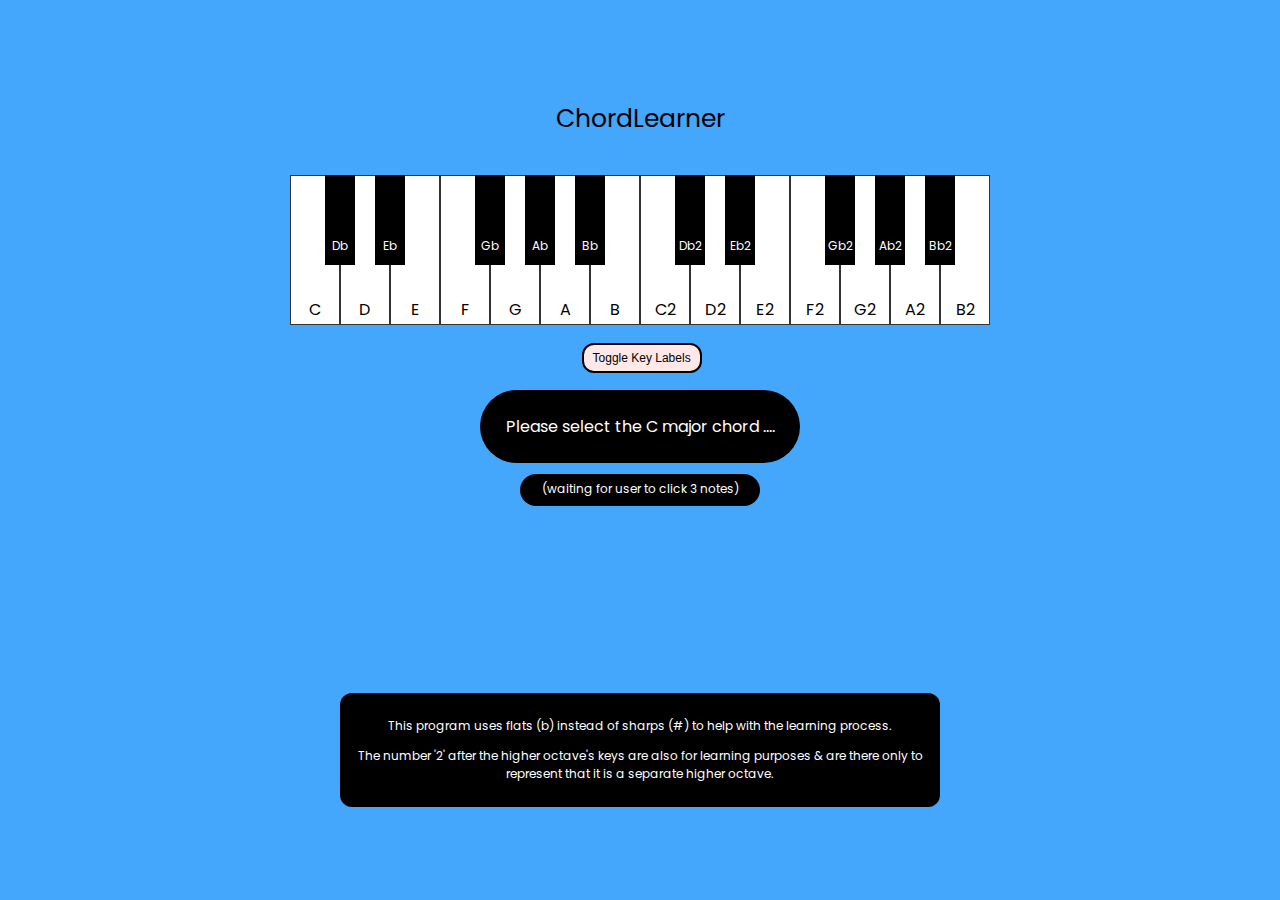
<file: chordLearner - (10-17)/index.html>
<!DOCTYPE html>

<html lang="en">
    
<head>
    <meta charset="UTF-8">
    <meta name="viewport" content="width=device-width, initial-scale=1.0">
    <meta http-equiv="X-UA-Compatible" content="ie=edge">
    <link rel="stylesheet" href="styles.css">
    <link href="https://fonts.googleapis.com/css2?family=Poppins:wght@300&display=swap" rel="stylesheet"> 
    <script src="script.js" defer></script>
    <title>ChordLearner</title>
</head>
    
<body>
    
    <div class="titleDiv">
        <p id="title">ChordLearner</p>
    </div>
    
    <div class="piano">
        <div class="key white" id="C">C<p class="keyLabels wLbl">C</p></div>
        <div class="key black" id="Db">Db<p class="keyLabels bLbl">Db</p></div>
        <div class="key white" id="D">D<p class="keyLabels wLbl">D</p></div>
        <div class="key black" id="Eb">Eb<p class="keyLabels bLbl">Eb</p></div>
        <div class="key white" id="E">E<p class="keyLabels wLbl">E</p></div>
        <div class="key white" id="F">F<p class="keyLabels wLbl">F</p></div>
        <div class="key black" id="Gb">Gb<p class="keyLabels bLbl">Gb</p></div>
        <div class="key white" id="G">G<p class="keyLabels wLbl">G</p></div>
        <div class="key black" id="Ab">Ab<p class="keyLabels bLbl">Ab</p></div>
        <div class="key white" id="A">A<p class="keyLabels wLbl">A</p></div>
        <div class="key black" id="Bb">Bb<p class="keyLabels bLbl">Bb</p></div>
        <div class="key white" id="B">B<p class="keyLabels wLbl">B</p></div>
        
        <div class="key white" id="C2">C<p class="keyLabels wLbl">C2</p></div>
        <div class="key black" id="Db2">Db<p class="keyLabels bLbl">Db2</p></div>
        <div class="key white" id="D2">D<p class="keyLabels wLbl">D2</p></div>
        <div class="key black" id="Eb2">Eb<p class="keyLabels bLbl">Eb2</p></div>
        <div class="key white" id="E2">E<p class="keyLabels wLbl">E2</p></div>
        <div class="key white" id="F2">F<p class="keyLabels wLbl">F2</p></div>
        <div class="key black" id="Gb2">Gb<p class="keyLabels bLbl">Gb2</p></div>
        <div class="key white" id="G2">G<p class="keyLabels wLbl">G2</p></div>
        <div class="key black" id="Ab2">Ab<p class="keyLabels bLbl">Ab2</p></div>
        <div class="key white" id="A2">A<p class="keyLabels wLbl">A2</p></div>
        <div class="key black" id="Bb2">Bb<p class="keyLabels bLbl">Bb2</p></div>
        <div class="key white" id="B2">B<p class="keyLabels wLbl">B2</p></div>
    </div>
    
    <div class="questionCard">
        <p id="question1"></p>
    </div>
    
    <div class="answerCard">
        <p id="answer1">(waiting for user to click 3 notes)</p>
        <p id="correctA"></p>
    </div>
    
    <div id="coordToggleButtonCard">
    
        <button id="showKeysBtn" onclick="hideKeyNames('keyLabels')">Toggle Key Labels</button>
        
    </div>
    
    <div id="instructions">
    
        <p>This program uses flats (b) instead of sharps (#) to help with the learning process.</p>
        
        <p>The number '2' after the higher octave's keys are also for learning purposes & are there only to represent that it is a separate higher octave.</p>
    
    </div>
    
    
</body>
</html>
</file>
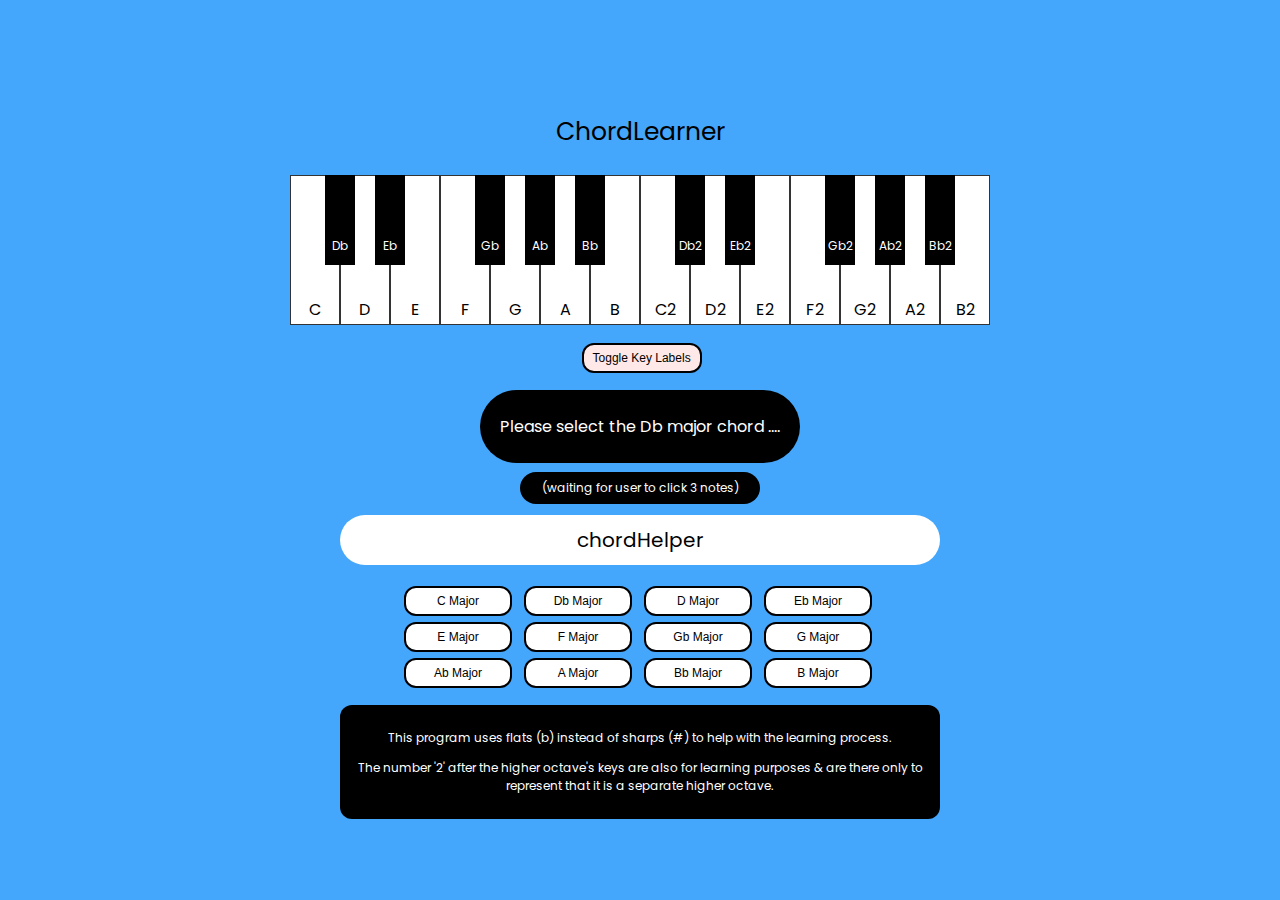
<file: chordLearner - (10-19) - w chordHelper/index.html>
<!DOCTYPE html>

<html lang="en">
    
<head>
    <meta charset="UTF-8">
    <meta name="viewport" content="width=device-width, initial-scale=1.0">
    <meta http-equiv="X-UA-Compatible" content="ie=edge">
    <link rel="stylesheet" href="styles.css">
    <link href="https://fonts.googleapis.com/css2?family=Poppins:wght@300&display=swap" rel="stylesheet"> 
    <script src="script.js" defer></script>
    <title>ChordLearner</title>
</head>
    
<body>
    
    <div class="titleDiv">
        <p id="title">ChordLearner</p>
    </div>
    
    <div class="piano">
        <div class="key white" id="C">C<p class="keyLabels wLbl">C</p></div>
        <div class="key black" id="Db">Db<p class="keyLabels bLbl">Db</p></div>
        <div class="key white" id="D">D<p class="keyLabels wLbl">D</p></div>
        <div class="key black" id="Eb">Eb<p class="keyLabels bLbl">Eb</p></div>
        <div class="key white" id="E">E<p class="keyLabels wLbl">E</p></div>
        <div class="key white" id="F">F<p class="keyLabels wLbl">F</p></div>
        <div class="key black" id="Gb">Gb<p class="keyLabels bLbl">Gb</p></div>
        <div class="key white" id="G">G<p class="keyLabels wLbl">G</p></div>
        <div class="key black" id="Ab">Ab<p class="keyLabels bLbl">Ab</p></div>
        <div class="key white" id="A">A<p class="keyLabels wLbl">A</p></div>
        <div class="key black" id="Bb">Bb<p class="keyLabels bLbl">Bb</p></div>
        <div class="key white" id="B">B<p class="keyLabels wLbl">B</p></div>
        
        <div class="key white" id="C2">C<p class="keyLabels wLbl">C2</p></div>
        <div class="key black" id="Db2">Db<p class="keyLabels bLbl">Db2</p></div>
        <div class="key white" id="D2">D<p class="keyLabels wLbl">D2</p></div>
        <div class="key black" id="Eb2">Eb<p class="keyLabels bLbl">Eb2</p></div>
        <div class="key white" id="E2">E<p class="keyLabels wLbl">E2</p></div>
        <div class="key white" id="F2">F<p class="keyLabels wLbl">F2</p></div>
        <div class="key black" id="Gb2">Gb<p class="keyLabels bLbl">Gb2</p></div>
        <div class="key white" id="G2">G<p class="keyLabels wLbl">G2</p></div>
        <div class="key black" id="Ab2">Ab<p class="keyLabels bLbl">Ab2</p></div>
        <div class="key white" id="A2">A<p class="keyLabels wLbl">A2</p></div>
        <div class="key black" id="Bb2">Bb<p class="keyLabels bLbl">Bb2</p></div>
        <div class="key white" id="B2">B<p class="keyLabels wLbl">B2</p></div>
    </div>
    
    <div class="questionCard">
        <p id="question1"></p>
    </div>
    
    <div class="answerCard">
        <p id="answer1">(waiting for user to click 3 notes)</p>
        <p id="correctA"></p>
    </div>
    
    <div id="coordToggleButtonCard">
    
        <button id="showKeysBtn" onclick="hideKeyNames('keyLabels')">Toggle Key Labels</button>
        
    </div>
    
    <div id="instructions">
    
        <p>This program uses flats (b) instead of sharps (#) to help with the learning process.</p>
        
        <p>The number '2' after the higher octave's keys are also for learning purposes & are there only to represent that it is a separate higher octave.</p>
    
    </div>
    
    <div id="chordHelper">
        <div id="cHInsiderDiv">
            <p id="cHTitle">chordHelper</p>
        </div>
    </div>
    
    <div id="chordHelpUI">
    
        <button class="chordBtn" id="CChordBtn" onclick="showCMajor(); changeBtnColor(CChordBtn)">C Major</button>
        <button class="chordBtn" id="DbChordBtn" onclick="showDbMajor(); changeBtnColor(DbChordBtn)">Db Major</button>
        <button class="chordBtn" id="DChordBtn" onclick="showDMajor(); changeBtnColor(DChordBtn)">D Major</button>
        <button class="chordBtn" id="EbChordBtn" onclick="showEbMajor(); changeBtnColor(EbChordBtn)">Eb Major</button>
        <button class="chordBtn" id="EChordBtn" onclick="showEMajor(); changeBtnColor(EChordBtn)">E Major</button>
        <button class="chordBtn" id="FChordBtn" onclick="showFMajor(); changeBtnColor(FChordBtn)">F Major</button>
        <button class="chordBtn" id="GbChordBtn" onclick="showGbMajor(); changeBtnColor(GbChordBtn)">Gb Major</button>
        <button class="chordBtn" id="GChordBtn" onclick="showGMajor(); changeBtnColor(GChordBtn)">G Major</button>
        <button class="chordBtn" id="AbChordBtn" onclick="showAbMajor(); changeBtnColor(AbChordBtn)">Ab Major</button>
        <button class="chordBtn" id="AChordBtn" onclick="showAMajor(); changeBtnColor(AChordBtn)">A Major</button>
        <button class="chordBtn" id="BbChordBtn" onclick="showBbMajor(); changeBtnColor(BbChordBtn)">Bb Major</button>
        <button class="chordBtn" id="BChordBtn" onclick="showBMajor(); changeBtnColor(BChordBtn)">B Major</button>
    
    </div>
    
    
</body>
</html>
</file>
<file: chordLearner - (10-17)/styles.css>
*, *::before, *::after {
    box-sizing: border-box;
}

body {
    
    background-color: #44a7fc;
    margin: 0;
    min-height: 100vh;
    display: flex;
    justify-content: center;
    align-items: center;
    font-family: 'Poppins', sans-serif;
}
 
.titleDiv {
    position: absolute;
}

#title {
    
    position: relative;
    color: black;
    font-size: 25px;
    margin-top: -15em;
    padding: 1em;
}

.piano {
    
    display: flex;
    position: absolute;
    
    margin-top: -25em;
    text-align: center;
    color: transparent;
    height: auto;
}

#question1 {
    
}

.questionCard {
    
    padding: .5em;
    width: 20em;
    text-align: center;
    background-color: #000000;
    color: white;
    margin-top: -3em;
    border-radius: 20em;
}

#answer1 {
    
    font-size: 12px;
    margin-top: -.8em;
}

.answerCard {
    
    color: white;
    width: 15em;
    height: 1em;
    text-align: center;
    position: absolute;
    margin-top: 5em;
    background-color: #000000;
    padding: 1em;
    border-radius: 20em;
}

.key {
    
    height: calc(var(--width) * 3);
    width: var(--width);
    display: block;
}

.white {
    
    --width: 50px;
    background-color: white;
    border: 1px solid #333;
}

.white.active {
    
    background-color: #CCC;
}

.black {
    
    --width: 30px;
    background-color: black;
    margin-left: calc(var(--width) / -2);
    margin-right: calc(var(--width) / -2);
    z-index: 2;
    border: 2px solid black;
}

.black.active {
    
    background-color: #333;
}

#showKeysBtn {
    
    position: absolute;
    margin-top: -8.9em;
    margin-left: -18.2em;
    background-color: #ffe8e8;
    color: black;
    padding: .5em;
    border-radius: 1em;
    width: 10em;
    font-size: 12px;
    border: 2px solid black;
}

.keyLabels {
    color: black;
}

.wLbl {
    
    margin-top: 6em;
    
}

.bLbl {
    
    color: white;
    margin-top: 2.9em;
    font-size: 12px;
    align-content: center;
}

#instructions {
    
    position: absolute;
    margin-top: 50em;
    background-color: black;
    color: white;
    padding: 1em;
    border-radius: 1em;    
    width: 600px;
    text-align: center;
    font-size: 12px;
}
</file>
<file: chordLearner - (10-19) - w chordHelper/styles.css>
*, *::before, *::after {
    box-sizing: border-box;
}

body {
    
    background-color: #44a7fc;
    margin: 0;
    min-height: 100vh;
    display: flex;
    justify-content: center;
    align-items: center;
    font-family: 'Poppins', sans-serif;
}
 
.titleDiv {
    position: absolute;
}
 
#title {
    
    background-color: ;
    border-radius: 2em;
    color: black;
    font-size: 25px;
    margin-top: -14.5em;
    padding: 1em;
    text-align: center;
    width: 300px;
    height: 5px;
}

.piano {
    
    display: flex;
    position: absolute;
    margin-top: -25em;
    text-align: center;
    color: transparent;
    height: auto;
}

#question1 {
    
}

.questionCard {
    
    padding: .5em;
    width: 20em;
    text-align: center;
    background-color: #000000;
    color: white;
    margin-top: -3em;
    border-radius: 20em;
}

#answer1 {
    
    font-size: 12px;
    margin-top: -.8em;
}

.answerCard {
    
    color: white;
    width: 15em;
    height: 1em;
    text-align: center;
    position: absolute;
    margin-top: 4.8em;
    background-color: #000000;
    padding: 1em;
    border-radius: 20em;
}

.key {
    
    height: calc(var(--width) * 3);
    width: var(--width);
    display: block;
}

.white {
    
    --width: 50px;
    background-color: white;
    border: 1px solid #333;
}

.white.active {
    
    background-color: #CCC;
}

.black {
    
    --width: 30px;
    background-color: black;
    margin-left: calc(var(--width) / -2);
    margin-right: calc(var(--width) / -2);
    z-index: 2;
    border: 2px solid black;
}

.black.active {
    
    background-color: #333;
}

#showKeysBtn {
    
    position: absolute;
    margin-top: -8.9em;
    margin-left: -18.2em;
    background-color: #ffe8e8;
    color: black;
    padding: .5em;
    border-radius: 1em;
    width: 10em;
    font-size: 12px;
    border: 2px solid black;
}

.keyLabels {
    color: black;
}

.wLbl {
    
    margin-top: 6em;
    
}

.bLbl {
    
    color: white;
    margin-top: 2.9em;
    font-size: 12px;
    align-content: center;
}

#instructions {
    
    position: absolute;
    margin-top: 52em;
    background-color: black;
    color: white;
    padding: 1em;
    border-radius: 1em;    
    width: 600px;
    text-align: center;
    font-size: 12px;
}

#chordHelper {
    
    background-color: white;
    border-radius: 2em;
    font-size: 20px;
    height: 50px;
    margin-top: 9em;
    position: absolute;
    width: 600px;
    text-align: center;
    
    
}

#cHInsiderDiv {
    margin-top: -.5em;
    
}

#chordHelpUI {
    
    margin-top: 30.5em;
    
}

.chordBtn {
    
    position: absolute;
    margin-top: -9em;
    margin-left: -18.2em;
    padding: .5em;
    border-radius: 1em;
    width: 9em;
    font-size: 12px;
    border: 2px solid black;
    
}

#CChordBtn {
    
    margin-left: -33em;
    background-color: white;

}

#DbChordBtn {
    
    margin-left: -23em;
    background-color: white;
}

#DChordBtn {
    
    margin-left: -13em;
    background-color: white;
}

#EbChordBtn {
    
    margin-left: -3em;
    background-color: white;
}

#EChordBtn {
    
    margin-left: -33em;
    margin-top: -6em;
    background-color: white;
}

#FChordBtn {
    
    margin-left: -23em;
    margin-top: -6em;
    background-color: white;
}

#GbChordBtn {
    
    margin-left: -13em;
    margin-top: -6em;
    background-color: white;
}

#GChordBtn {
    
    margin-left: -3em;
    margin-top: -6em;
    background-color: white;
}

#AbChordBtn {
    
    margin-left: -33em;
    margin-top: -3em;
    background-color: white;
}

#AChordBtn {
    
    margin-left: -23em;
    margin-top: -3em;
    background-color: white;
}

#BbChordBtn {
    
    margin-left: -13em;
    margin-top: -3em;
    background-color: white;
}

#BChordBtn {
    
    margin-left: -3em;
    margin-top: -3em;
    background-color: white;
}
</file>
